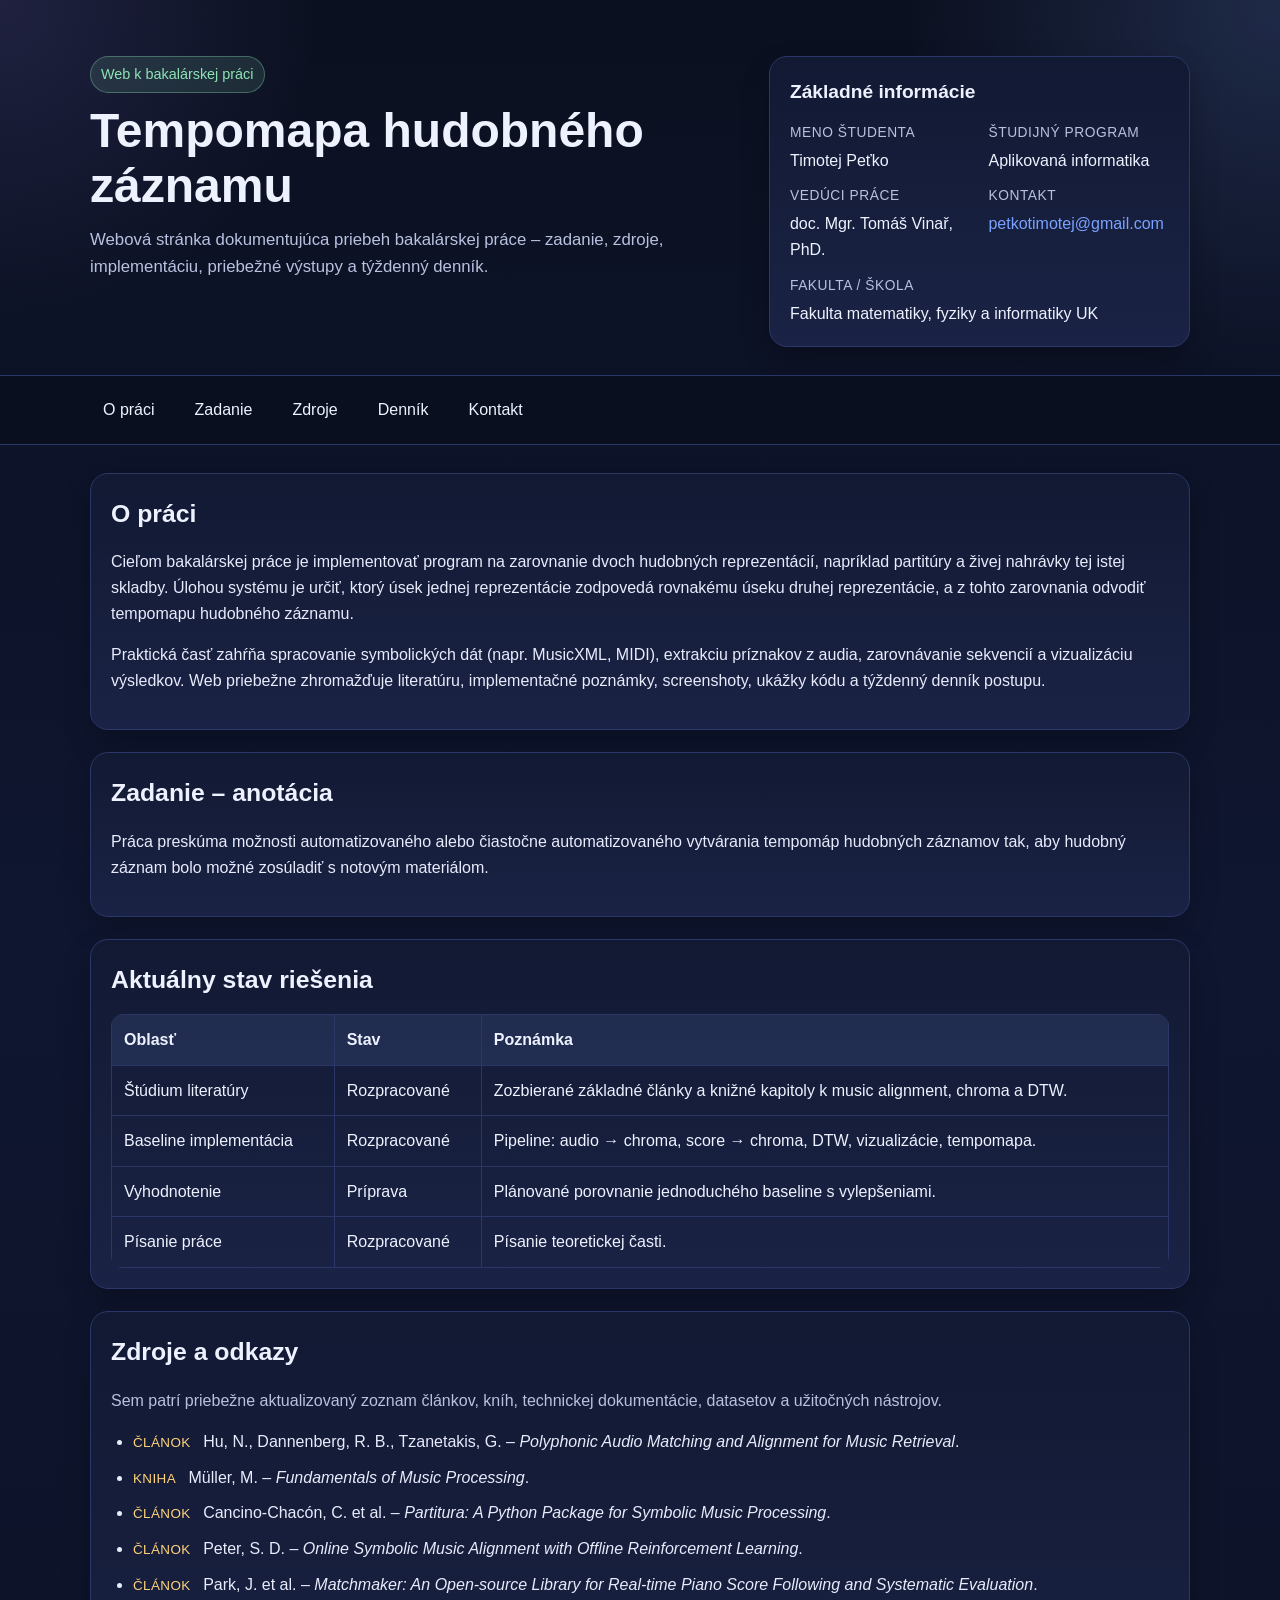
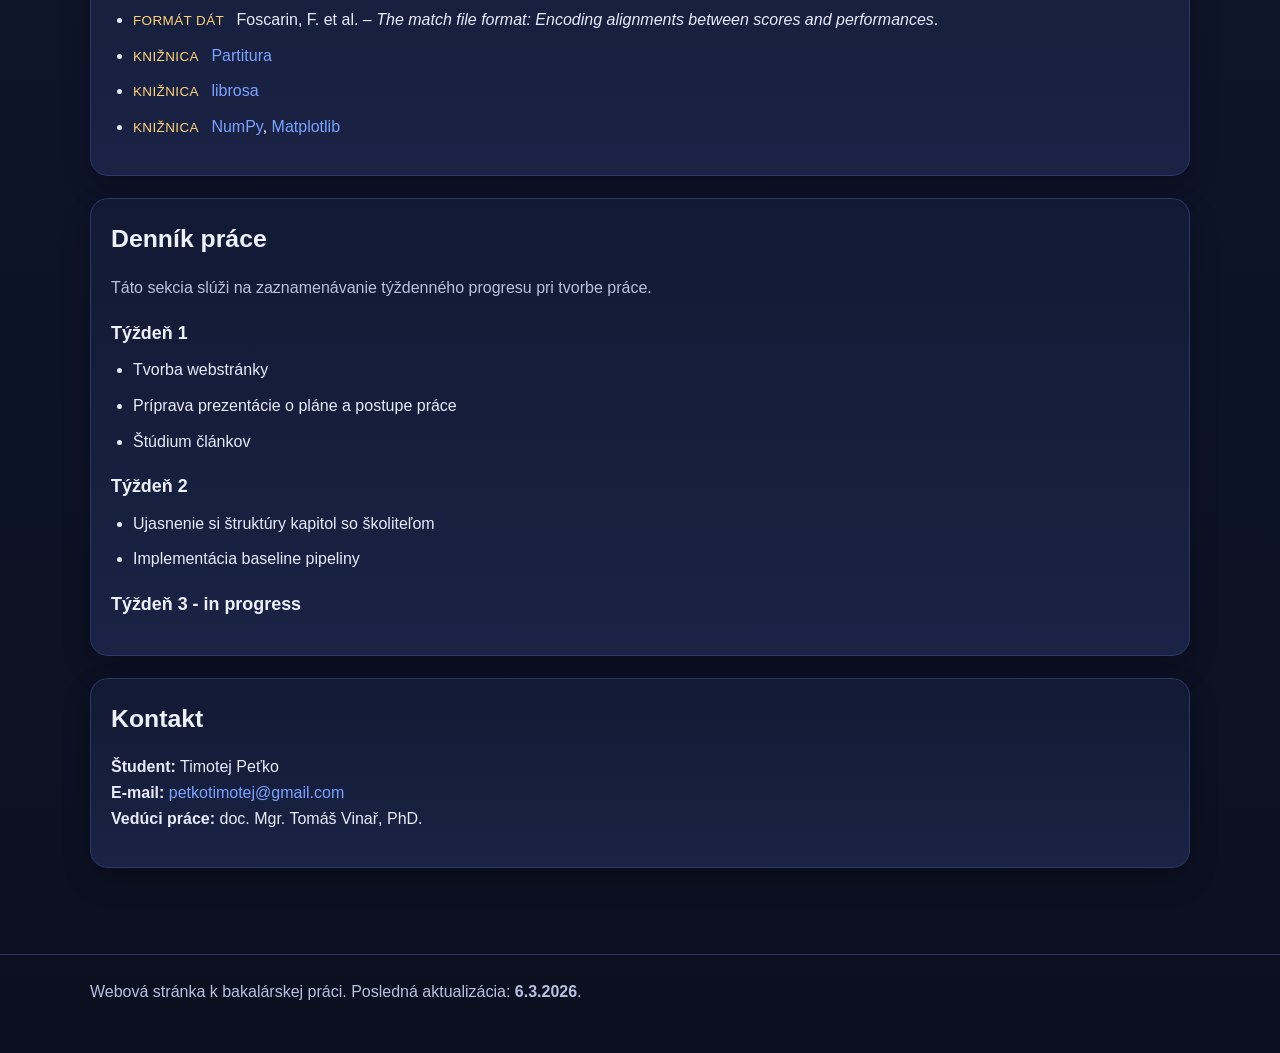
<file: docs/index.html>
<!doctype html>
<html lang="sk">
  <head>
    <meta charset="UTF-8" />
    <meta name="viewport" content="width=device-width, initial-scale=1.0" />
    <title>Bakalárska práca – Tempomapa hudobného záznamu</title>
    <style>
      :root {
        --bg: #0b1020;
        --panel: #121933;
        --panel-2: #1a2345;
        --text: #eef2ff;
        --muted: #b8c1e0;
        --accent: #7aa2ff;
        --accent-2: #9b8cff;
        --line: #2b3768;
        --ok: #8ee3b5;
        --warn: #ffd37a;
      }

      * {
        box-sizing: border-box;
      }

      html {
        scroll-behavior: smooth;
      }

      body {
        margin: 0;
        font-family: Arial, Helvetica, sans-serif;
        line-height: 1.6;
        background: linear-gradient(
          180deg,
          var(--bg),
          #0f1630 35%,
          #0b1020 100%
        );
        color: var(--text);
      }

      a {
        color: var(--accent);
        text-decoration: none;
      }

      a:hover {
        text-decoration: underline;
      }

      .container {
        width: min(1100px, calc(100% - 32px));
        margin: 0 auto;
      }

      header {
        padding: 56px 0 28px;
        border-bottom: 1px solid var(--line);
        background:
          radial-gradient(
            circle at top right,
            rgba(122, 162, 255, 0.18),
            transparent 28%
          ),
          radial-gradient(
            circle at top left,
            rgba(155, 140, 255, 0.14),
            transparent 24%
          );
      }

      .hero {
        display: grid;
        grid-template-columns: 1.4fr 0.9fr;
        gap: 24px;
        align-items: start;
      }

      .title {
        font-size: clamp(2rem, 4vw, 3rem);
        margin: 0 0 14px;
        line-height: 1.15;
      }

      .subtitle {
        color: var(--muted);
        font-size: 1.05rem;
        max-width: 780px;
        margin: 0;
      }

      .card {
        background: linear-gradient(180deg, var(--panel), var(--panel-2));
        border: 1px solid var(--line);
        border-radius: 18px;
        padding: 20px;
        box-shadow: 0 12px 28px rgba(0, 0, 0, 0.24);
      }

      .info-grid {
        display: grid;
        grid-template-columns: repeat(2, 1fr);
        gap: 12px 18px;
      }

      .label {
        display: block;
        font-size: 0.86rem;
        color: var(--muted);
        margin-bottom: 4px;
        text-transform: uppercase;
        letter-spacing: 0.04em;
      }

      nav {
        position: sticky;
        top: 0;
        z-index: 30;
        background: rgba(11, 16, 32, 0.9);
        backdrop-filter: blur(10px);
        border-bottom: 1px solid var(--line);
      }

      .nav-wrap {
        display: flex;
        flex-wrap: wrap;
        gap: 14px;
        padding: 12px 0;
      }

      .nav-wrap a {
        color: var(--text);
        padding: 8px 12px;
        border-radius: 999px;
        border: 1px solid transparent;
      }

      .nav-wrap a:hover {
        background: rgba(122, 162, 255, 0.1);
        border-color: var(--line);
        text-decoration: none;
      }

      main {
        padding: 28px 0 64px;
      }

      section {
        margin: 0 0 22px;
      }

      h2 {
        margin: 0 0 14px;
        font-size: 1.55rem;
      }

      h3 {
        margin: 18px 0 10px;
        font-size: 1.12rem;
      }

      p,
      li {
        color: #e8ebfb;
      }

      .muted {
        color: var(--muted);
      }

      .two-col {
        display: grid;
        grid-template-columns: 1fr 1fr;
        gap: 22px;
      }

      .badge {
        display: inline-block;
        padding: 6px 10px;
        border-radius: 999px;
        background: rgba(142, 227, 181, 0.12);
        color: var(--ok);
        border: 1px solid rgba(142, 227, 181, 0.35);
        font-size: 0.9rem;
        margin-bottom: 10px;
      }

      ul,
      ol {
        margin-top: 8px;
        padding-left: 22px;
      }

      .resources li,
      .journal li,
      .outputs li {
        margin-bottom: 10px;
      }

      .resource-type {
        font-size: 0.84rem;
        color: var(--warn);
        text-transform: uppercase;
        letter-spacing: 0.03em;
        display: inline-block;
        margin-right: 8px;
      }

      .output-grid {
        display: grid;
        grid-template-columns: repeat(2, 1fr);
        gap: 16px;
      }

      .output-box {
        border: 1px dashed #4e63a6;
        border-radius: 14px;
        padding: 16px;
        background: rgba(255, 255, 255, 0.02);
      }

      .placeholder {
        font-size: 0.95rem;
        color: var(--muted);
        margin-top: 6px;
      }

      table {
        width: 100%;
        border-collapse: collapse;
        margin-top: 8px;
        overflow: hidden;
        border-radius: 12px;
      }

      th,
      td {
        border: 1px solid var(--line);
        padding: 12px;
        text-align: left;
        vertical-align: top;
      }

      th {
        background: rgba(122, 162, 255, 0.12);
      }

      footer {
        padding: 24px 0 48px;
        color: var(--muted);
        border-top: 1px solid var(--line);
      }

      code {
        background: rgba(255, 255, 255, 0.08);
        padding: 2px 6px;
        border-radius: 6px;
      }

      @media (max-width: 900px) {
        .hero,
        .two-col,
        .output-grid {
          grid-template-columns: 1fr;
        }

        .info-grid {
          grid-template-columns: 1fr;
        }
      }
    </style>
  </head>
  <body>
    <header>
      <div class="container hero">
        <div>
          <div class="badge">Web k bakalárskej práci</div>
          <h1 class="title">Tempomapa hudobného záznamu</h1>
          <p class="subtitle">
            Webová stránka dokumentujúca priebeh bakalárskej práce – zadanie,
            zdroje, implementáciu, priebežné výstupy a týždenný denník.
          </p>
        </div>

        <aside class="card">
          <h2 style="margin-top: 0; font-size: 1.2rem">Základné informácie</h2>
          <div class="info-grid">
            <div>
              <span class="label">Meno študenta</span>
              <div>Timotej Peťko</div>
            </div>
            <div>
              <span class="label">Študijný program</span>
              <div>Aplikovaná informatika</div>
            </div>
            <div>
              <span class="label">Vedúci práce</span>
              <div>doc. Mgr. Tomáš Vinař, PhD.</div>
            </div>
            <div>
              <span class="label">Kontakt</span>
              <div>
                <a href="mailto:petkotimotej@gmail.com"
                  >petkotimotej@gmail.com</a
                >
              </div>
            </div>
            <div style="grid-column: 1 / -1">
              <span class="label">Fakulta / škola</span>
              <div>Fakulta matematiky, fyziky a informatiky UK</div>
            </div>
          </div>
        </aside>
      </div>
    </header>

    <nav>
      <div class="container nav-wrap">
        <a href="#o-praci">O práci</a>
        <a href="#zadanie">Zadanie</a>
        <a href="#zdroje">Zdroje</a>
        <a href="#dennik">Denník</a>
        <a href="#kontakt">Kontakt</a>
      </div>
    </nav>

    <main class="container">
      <section id="o-praci" class="card">
        <h2>O práci</h2>
        <p>
          Cieľom bakalárskej práce je implementovať program na zarovnanie dvoch
          hudobných reprezentácií, napríklad partitúry a živej nahrávky tej
          istej skladby. Úlohou systému je určiť, ktorý úsek jednej
          reprezentácie zodpovedá rovnakému úseku druhej reprezentácie, a z
          tohto zarovnania odvodiť tempomapu hudobného záznamu.
        </p>
        <p>
          Praktická časť zahŕňa spracovanie symbolických dát (napr. MusicXML,
          MIDI), extrakciu príznakov z audia, zarovnávanie sekvencií a
          vizualizáciu výsledkov. Web priebežne zhromažďuje literatúru,
          implementačné poznámky, screenshoty, ukážky kódu a týždenný denník
          postupu.
        </p>
      </section>

      <section id="zadanie" class="card">
        <h2>Zadanie – anotácia</h2>
        <p>
          Práca preskúma možnosti automatizovaného alebo čiastočne
          automatizovaného vytvárania tempomáp hudobných záznamov tak, aby
          hudobný záznam bolo možné zosúladiť s notovým materiálom.
        </p>
      </section>

      <section class="card">
        <h2>Aktuálny stav riešenia</h2>
        <table>
          <thead>
            <tr>
              <th>Oblasť</th>
              <th>Stav</th>
              <th>Poznámka</th>
            </tr>
          </thead>
          <tbody>
            <tr>
              <td>Štúdium literatúry</td>
              <td>Rozpracované</td>
              <td>
                Zozbierané základné články a knižné kapitoly k music alignment,
                chroma a DTW.
              </td>
            </tr>
            <tr>
              <td>Baseline implementácia</td>
              <td>Rozpracované</td>
              <td>
                Pipeline: audio → chroma, score → chroma, DTW, vizualizácie,
                tempomapa.
              </td>
            </tr>
            <tr>
              <td>Vyhodnotenie</td>
              <td>Príprava</td>
              <td>
                Plánované porovnanie jednoduchého baseline s vylepšeniami.
              </td>
            </tr>
            <tr>
              <td>Písanie práce</td>
              <td>Rozpracované</td>
              <td>Písanie teoretickej časti.</td>
            </tr>
          </tbody>
        </table>
      </section>

      <section id="zdroje" class="card">
        <h2>Zdroje a odkazy</h2>
        <p class="muted">
          Sem patrí priebežne aktualizovaný zoznam článkov, kníh, technickej
          dokumentácie, datasetov a užitočných nástrojov.
        </p>
        <ul class="resources">
          <li>
            <span class="resource-type">Článok</span>
            Hu, N., Dannenberg, R. B., Tzanetakis, G. –
            <em>Polyphonic Audio Matching and Alignment for Music Retrieval</em
            >.
          </li>
          <li>
            <span class="resource-type">Kniha</span>
            Müller, M. – <em>Fundamentals of Music Processing</em>.
          </li>
          <li>
            <span class="resource-type">Článok</span>
            Cancino-Chacón, C. et al. –
            <em>Partitura: A Python Package for Symbolic Music Processing</em>.
          </li>
          <li>
            <span class="resource-type">Článok</span>
            Peter, S. D. –
            <em
              >Online Symbolic Music Alignment with Offline Reinforcement
              Learning</em
            >.
          </li>
          <li>
            <span class="resource-type">Článok</span>
            Park, J. et al. –
            <em
              >Matchmaker: An Open-source Library for Real-time Piano Score
              Following and Systematic Evaluation</em
            >.
          </li>
          <li>
            <span class="resource-type">Formát dát</span>
            Foscarin, F. et al. –
            <em
              >The match file format: Encoding alignments between scores and
              performances</em
            >.
          </li>
          <li>
            <span class="resource-type">Knižnica</span>
            <a
              href="https://github.com/CPJKU/partitura"
              target="_blank"
              rel="noreferrer"
              >Partitura</a
            >
          </li>
          <li>
            <span class="resource-type">Knižnica</span>
            <a href="https://librosa.org/" target="_blank" rel="noreferrer"
              >librosa</a
            >
          </li>
          <li>
            <span class="resource-type">Knižnica</span>
            <a href="https://numpy.org/" target="_blank" rel="noreferrer"
              >NumPy</a
            >,
            <a href="https://matplotlib.org/" target="_blank" rel="noreferrer"
              >Matplotlib</a
            >
          </li>
        </ul>
      </section>

      <section id="dennik" class="card">
        <h2>Denník práce</h2>
        <p class="muted">
          Táto sekcia slúži na zaznamenávanie týždenného progresu pri tvorbe
          práce.
        </p>

        <h3>Týždeň 1</h3>
        <ul class="journal">
          <li>Tvorba webstránky</li>
          <li>Príprava prezentácie o pláne a postupe práce</li>
          <li>Štúdium článkov</li>
        </ul>

        <h3>Týždeň 2</h3>
        <ul class="journal">
          <li>Ujasnenie si štruktúry kapitol so školiteľom</li>
          <li>Implementácia baseline pipeliny</li>
        </ul>

        <h3>Týždeň 3 - in progress</h3>
        <ul class="journal"></ul>
      </section>

      <section id="kontakt" class="card">
        <h2>Kontakt</h2>
        <p>
          <strong>Študent:</strong> Timotej Peťko<br />
          <strong>E-mail:</strong>
          <a href="mailto:petkotimotej@gmail.com">petkotimotej@gmail.com</a
          ><br />
          <strong>Vedúci práce:</strong>
          doc. Mgr. Tomáš Vinař, PhD.
        </p>
      </section>
    </main>

    <footer>
      <div class="container">
        Webová stránka k bakalárskej práci. Posledná aktualizácia:
        <strong>6.3.2026</strong>.
      </div>
    </footer>
  </body>
</html>
</file>
